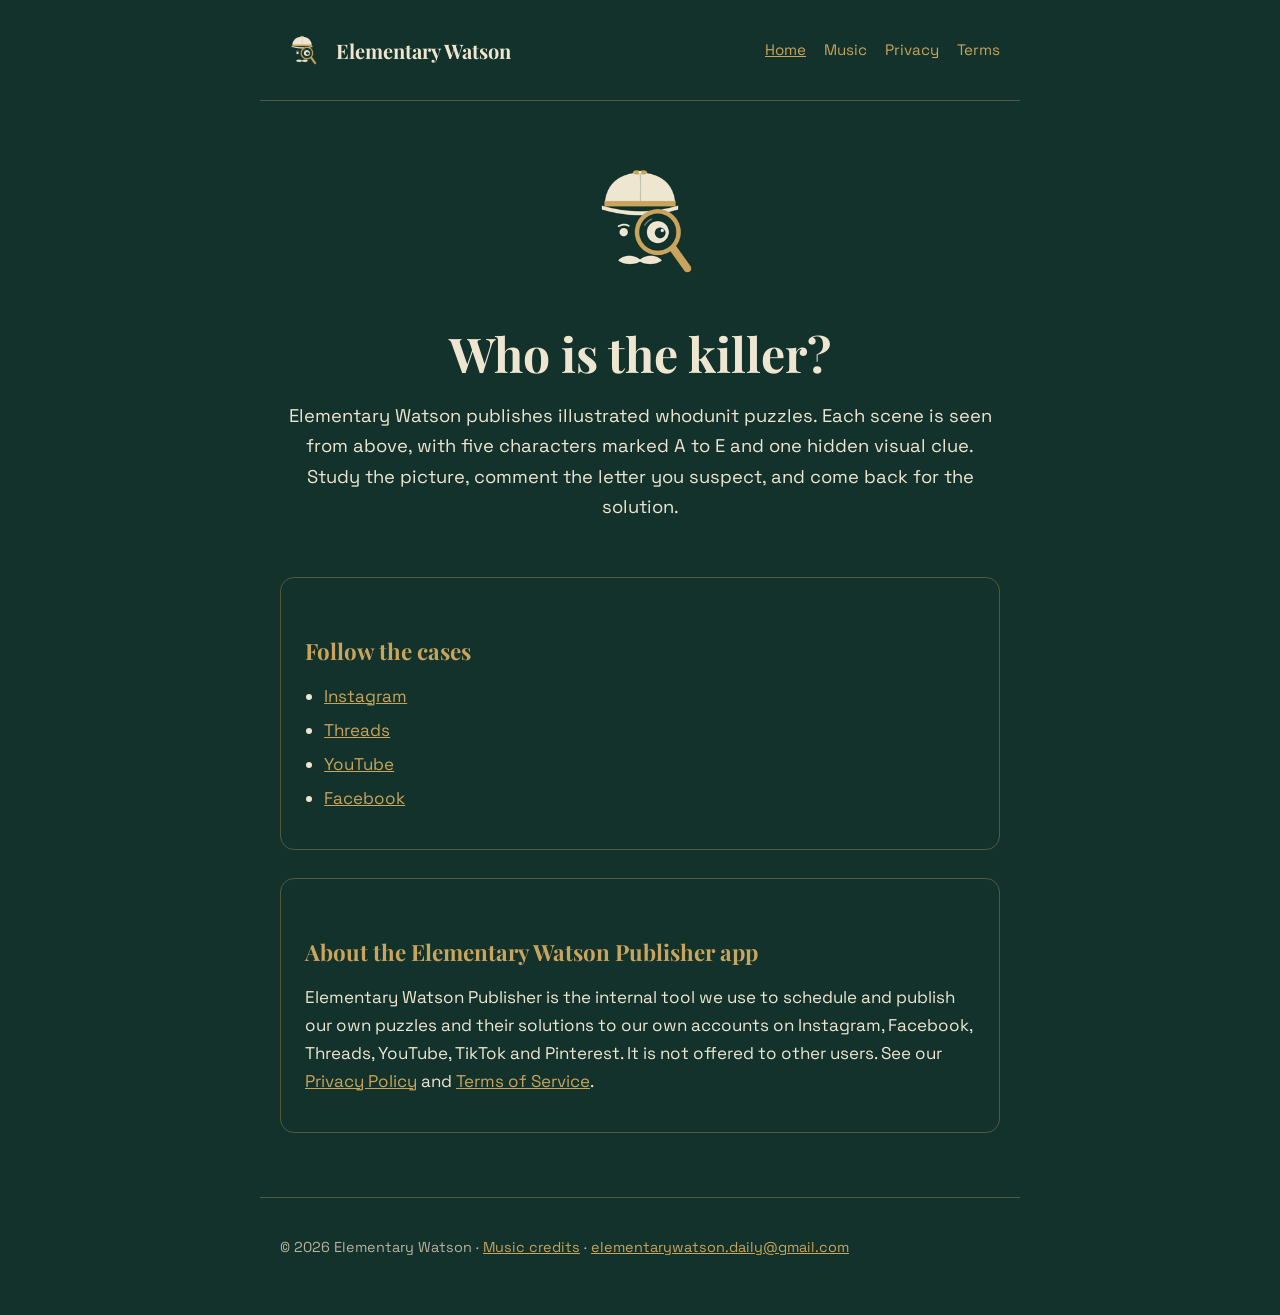
<file: index.html>
<!doctype html>
<html lang="en">
<head>
  <meta charset="utf-8">
  <meta name="viewport" content="width=device-width, initial-scale=1">
  <title>Elementary Watson</title>
  <meta name="description" content="Elementary Watson: illustrated whodunit puzzles. Spot the clue, comment the letter.">
  <link rel="icon" href="favicon.png">
  <link rel="preconnect" href="https://fonts.googleapis.com">
  <link rel="preconnect" href="https://fonts.gstatic.com" crossorigin>
  <link href="https://fonts.googleapis.com/css2?family=Playfair+Display:wght@700&family=Space+Grotesk:wght@400;500&display=swap" rel="stylesheet">
  <link rel="stylesheet" href="style.css">
</head>
<body>
  <header>
    <a class="brand" href="./"><img src="logo.png" alt="">Elementary Watson</a>
    <nav>
      <a href="./" aria-current="page">Home</a>
      <a href="credits.html">Music</a>
      <a href="privacy.html">Privacy</a>
      <a href="terms.html">Terms</a>
    </nav>
  </header>
  <main>
    <section class="hero">
      <img src="logo.png" alt="Elementary Watson logo">
      <h1>Who is the killer?</h1>
      <p class="lead">Elementary Watson publishes illustrated whodunit puzzles. Each scene is seen from
        above, with five characters marked A to E and one hidden visual clue. Study the picture,
        comment the letter you suspect, and come back for the solution.</p>
    </section>

    <div class="card">
      <h2>Follow the cases</h2>
      <ul>
        <li><a href="https://www.instagram.com/elementarywatson.daily/">Instagram</a></li>
        <li><a href="https://www.threads.net/@elementarywatson.daily">Threads</a></li>
        <li><a href="https://www.youtube.com/@elementarywatson_daily">YouTube</a></li>
        <li><a href="https://www.facebook.com/1438640682661406">Facebook</a></li>
      </ul>
    </div>

    <div class="card">
      <h2>About the Elementary Watson Publisher app</h2>
      <p>Elementary Watson Publisher is the internal tool we use to schedule and publish our own
        puzzles and their solutions to our own accounts on Instagram, Facebook, Threads, YouTube,
        TikTok and Pinterest. It is not offered to other users. See our
        <a href="privacy.html">Privacy Policy</a> and <a href="terms.html">Terms of Service</a>.</p>
    </div>
  </main>
  <footer>
    <p>© 2026 Elementary Watson · <a href="credits.html">Music credits</a> · <a href="mailto:elementarywatson.daily@gmail.com">elementarywatson.daily@gmail.com</a></p>
  </footer>
</body>
</html>
</file>
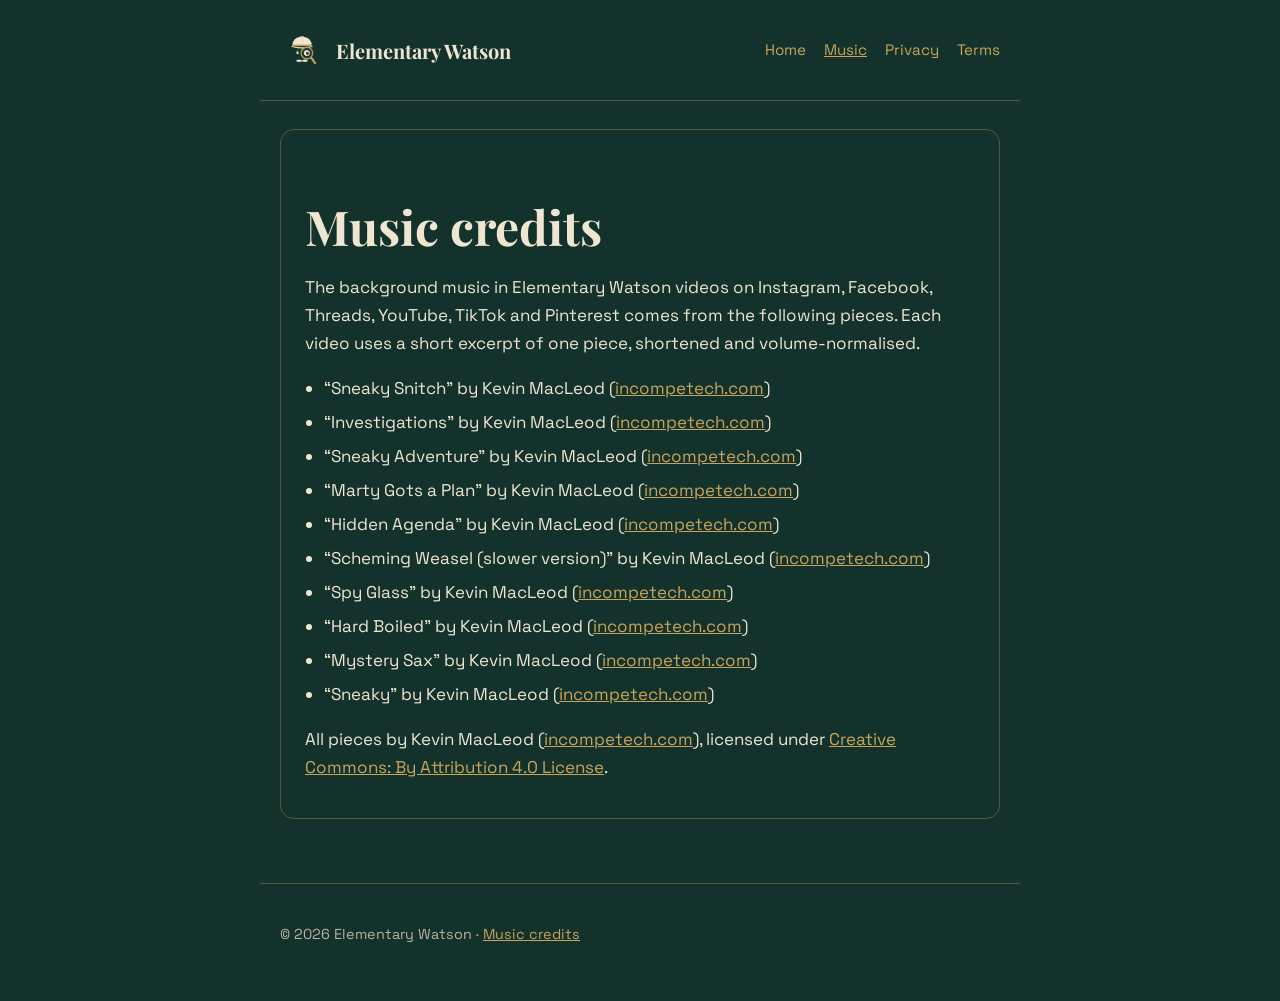
<file: credits.html>
<!doctype html>
<html lang="en">
<head>
  <meta charset="utf-8">
  <meta name="viewport" content="width=device-width, initial-scale=1">
  <title>Music credits · Elementary Watson</title>
  <meta name="description" content="Music used in Elementary Watson videos and its licence.">
  <link rel="icon" href="favicon.png">
  <link rel="preconnect" href="https://fonts.googleapis.com">
  <link rel="preconnect" href="https://fonts.gstatic.com" crossorigin>
  <link href="https://fonts.googleapis.com/css2?family=Playfair+Display:wght@700&family=Space+Grotesk:wght@400;500&display=swap" rel="stylesheet">
  <link rel="stylesheet" href="style.css">
</head>
<body>
  <header>
    <a class="brand" href="./"><img src="logo.png" alt="">Elementary Watson</a>
    <nav>
      <a href="./">Home</a>
      <a href="credits.html" aria-current="page">Music</a>
      <a href="privacy.html">Privacy</a>
      <a href="terms.html">Terms</a>
    </nav>
  </header>
  <main>
    <div class="card">
      <h1>Music credits</h1>
      <p>The background music in Elementary Watson videos on Instagram, Facebook, Threads,
        YouTube, TikTok and Pinterest comes from the following pieces. Each video uses a short
        excerpt of one piece, shortened and volume-normalised.</p>
      <ul>
          <li>“Sneaky Snitch” by Kevin MacLeod (<a href="https://incompetech.com">incompetech.com</a>)</li>
          <li>“Investigations” by Kevin MacLeod (<a href="https://incompetech.com">incompetech.com</a>)</li>
          <li>“Sneaky Adventure” by Kevin MacLeod (<a href="https://incompetech.com">incompetech.com</a>)</li>
          <li>“Marty Gots a Plan” by Kevin MacLeod (<a href="https://incompetech.com">incompetech.com</a>)</li>
          <li>“Hidden Agenda” by Kevin MacLeod (<a href="https://incompetech.com">incompetech.com</a>)</li>
          <li>“Scheming Weasel (slower version)” by Kevin MacLeod (<a href="https://incompetech.com">incompetech.com</a>)</li>
          <li>“Spy Glass” by Kevin MacLeod (<a href="https://incompetech.com">incompetech.com</a>)</li>
          <li>“Hard Boiled” by Kevin MacLeod (<a href="https://incompetech.com">incompetech.com</a>)</li>
          <li>“Mystery Sax” by Kevin MacLeod (<a href="https://incompetech.com">incompetech.com</a>)</li>
          <li>“Sneaky” by Kevin MacLeod (<a href="https://incompetech.com">incompetech.com</a>)</li>
      </ul>
      <p>All pieces by Kevin MacLeod (<a href="https://incompetech.com">incompetech.com</a>),
        licensed under <a href="https://creativecommons.org/licenses/by/4.0/">Creative Commons:
        By Attribution 4.0 License</a>.</p>
    </div>
  </main>
  <footer>
    <p>© 2026 Elementary Watson · <a href="credits.html">Music credits</a></p>
  </footer>
</body>
</html>
</file>
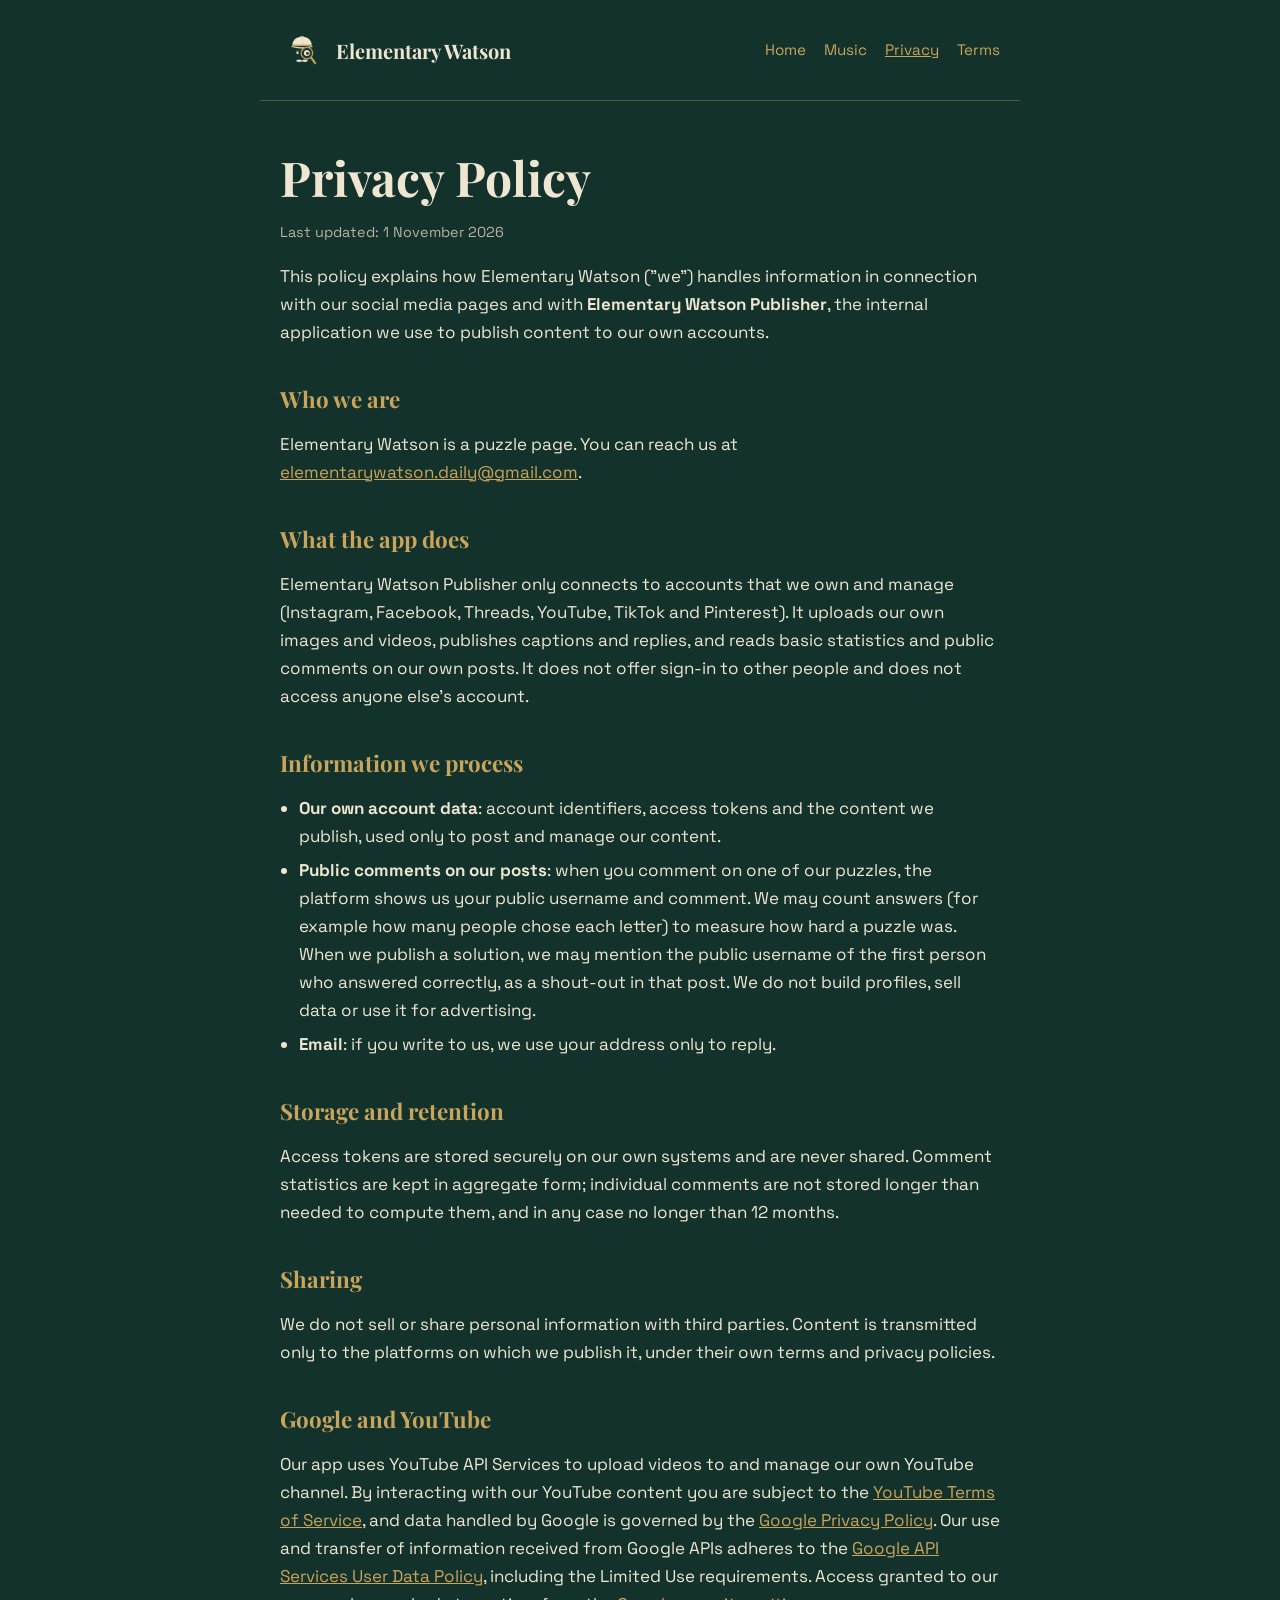
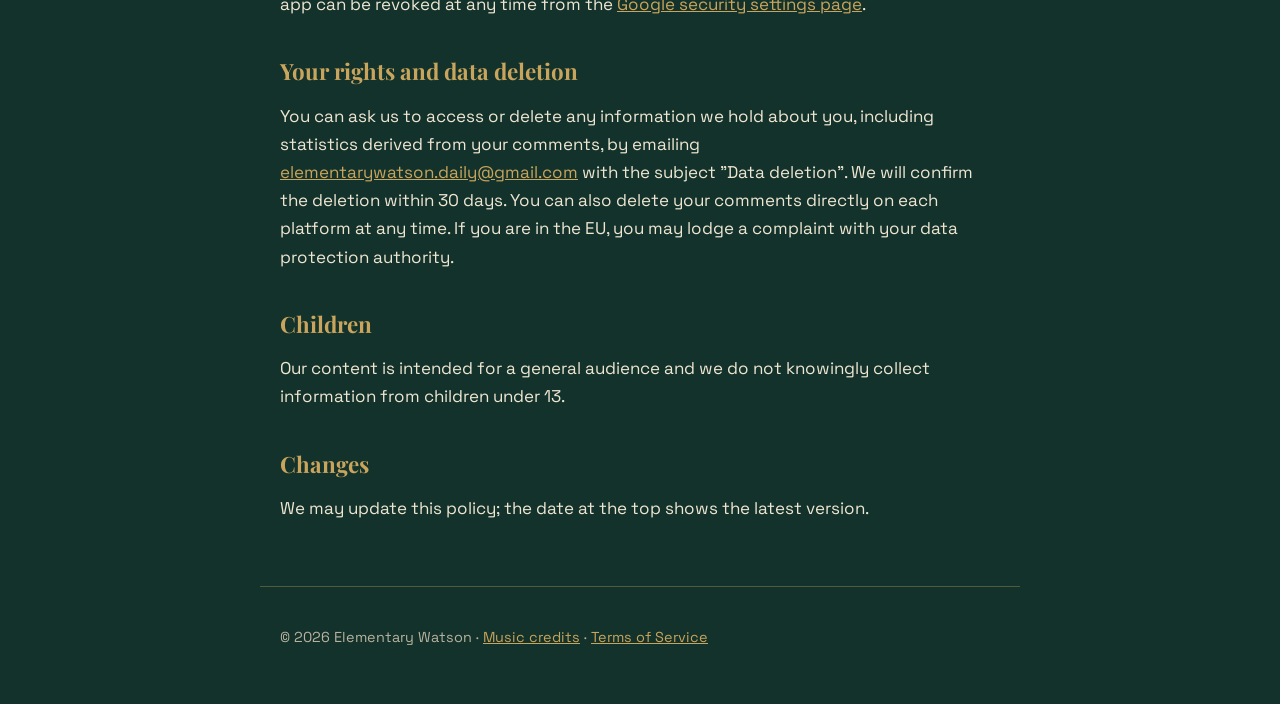
<file: privacy.html>
<!doctype html>
<html lang="en">
<head>
  <meta charset="utf-8">
  <meta name="viewport" content="width=device-width, initial-scale=1">
  <title>Privacy Policy · Elementary Watson</title>
  <meta name="description" content="How Elementary Watson and the Elementary Watson Publisher app handle data.">
  <link rel="icon" href="favicon.png">
  <link rel="preconnect" href="https://fonts.googleapis.com">
  <link rel="preconnect" href="https://fonts.gstatic.com" crossorigin>
  <link href="https://fonts.googleapis.com/css2?family=Playfair+Display:wght@700&family=Space+Grotesk:wght@400;500&display=swap" rel="stylesheet">
  <link rel="stylesheet" href="style.css">
</head>
<body>
  <header>
    <a class="brand" href="./"><img src="logo.png" alt="">Elementary Watson</a>
    <nav>
      <a href="./">Home</a>
      <a href="credits.html">Music</a>
      <a href="privacy.html" aria-current="page">Privacy</a>
      <a href="terms.html">Terms</a>
    </nav>
  </header>
  <main>
    <h1>Privacy Policy</h1>
    <p class="meta">Last updated: 1 November 2026</p>

    <p>This policy explains how Elementary Watson ("we") handles information in connection with
      our social media pages and with <strong>Elementary Watson Publisher</strong>, the internal
      application we use to publish content to our own accounts.</p>

    <h2>Who we are</h2>
    <p>Elementary Watson is a puzzle page. You can reach us at
      <a href="mailto:elementarywatson.daily@gmail.com">elementarywatson.daily@gmail.com</a>.</p>

    <h2>What the app does</h2>
    <p>Elementary Watson Publisher only connects to accounts that we own and manage (Instagram,
      Facebook, Threads, YouTube, TikTok and Pinterest). It uploads our own images and videos,
      publishes captions and replies, and reads basic statistics and public comments on our own
      posts. It does not offer sign-in to other people and does not access anyone else's account.</p>

    <h2>Information we process</h2>
    <ul>
      <li><strong>Our own account data</strong>: account identifiers, access tokens and the content
        we publish, used only to post and manage our content.</li>
      <li><strong>Public comments on our posts</strong>: when you comment on one of our puzzles, the
        platform shows us your public username and comment. We may count answers (for example how
        many people chose each letter) to measure how hard a puzzle was. When we publish a solution,
        we may mention the public username of the first person who answered correctly, as a
        shout-out in that post. We do not build profiles, sell data or use it for advertising.</li>
      <li><strong>Email</strong>: if you write to us, we use your address only to reply.</li>
    </ul>

    <h2>Storage and retention</h2>
    <p>Access tokens are stored securely on our own systems and are never shared. Comment
      statistics are kept in aggregate form; individual comments are not stored longer than needed
      to compute them, and in any case no longer than 12 months.</p>

    <h2>Sharing</h2>
    <p>We do not sell or share personal information with third parties. Content is transmitted only
      to the platforms on which we publish it, under their own terms and privacy policies.</p>

    <h2>Google and YouTube</h2>
    <p>Our app uses YouTube API Services to upload videos to and manage our own YouTube channel. By
      interacting with our YouTube content you are subject to the
      <a href="https://www.youtube.com/t/terms">YouTube Terms of Service</a>, and data handled by
      Google is governed by the <a href="https://policies.google.com/privacy">Google Privacy Policy</a>.
      Our use and transfer of information received from Google APIs adheres to the
      <a href="https://developers.google.com/terms/api-services-user-data-policy">Google API Services
      User Data Policy</a>, including the Limited Use requirements. Access granted to our app can be
      revoked at any time from the
      <a href="https://myaccount.google.com/permissions">Google security settings page</a>.</p>

    <h2 id="data-deletion">Your rights and data deletion</h2>
    <p>You can ask us to access or delete any information we hold about you, including statistics
      derived from your comments, by emailing
      <a href="mailto:elementarywatson.daily@gmail.com">elementarywatson.daily@gmail.com</a> with the
      subject "Data deletion". We will confirm the deletion within 30 days. You can also delete your
      comments directly on each platform at any time. If you are in the EU, you may lodge a complaint
      with your data protection authority.</p>

    <h2>Children</h2>
    <p>Our content is intended for a general audience and we do not knowingly collect information
      from children under 13.</p>

    <h2>Changes</h2>
    <p>We may update this policy; the date at the top shows the latest version.</p>
  </main>
  <footer>
    <p>© 2026 Elementary Watson · <a href="credits.html">Music credits</a> · <a href="terms.html">Terms of Service</a></p>
  </footer>
</body>
</html>
</file>
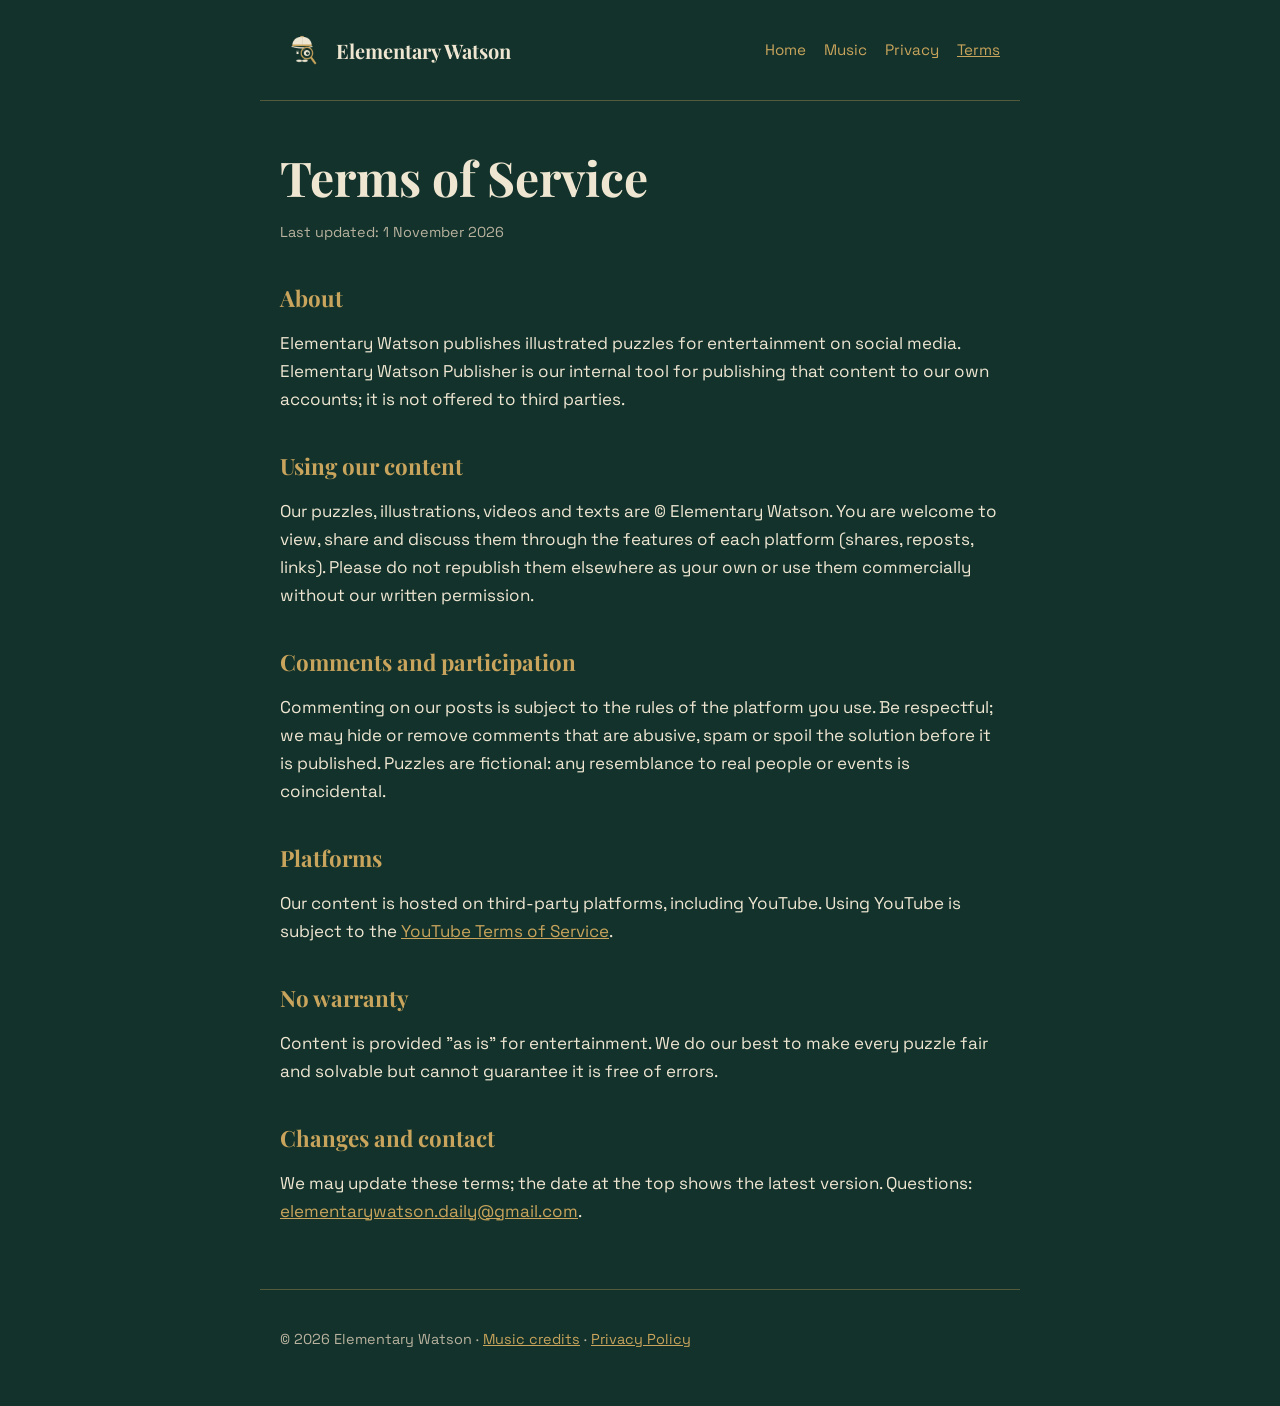
<file: terms.html>
<!doctype html>
<html lang="en">
<head>
  <meta charset="utf-8">
  <meta name="viewport" content="width=device-width, initial-scale=1">
  <title>Terms of Service · Elementary Watson</title>
  <meta name="description" content="Terms of Service for Elementary Watson and the Elementary Watson Publisher app.">
  <link rel="icon" href="favicon.png">
  <link rel="preconnect" href="https://fonts.googleapis.com">
  <link rel="preconnect" href="https://fonts.gstatic.com" crossorigin>
  <link href="https://fonts.googleapis.com/css2?family=Playfair+Display:wght@700&family=Space+Grotesk:wght@400;500&display=swap" rel="stylesheet">
  <link rel="stylesheet" href="style.css">
</head>
<body>
  <header>
    <a class="brand" href="./"><img src="logo.png" alt="">Elementary Watson</a>
    <nav>
      <a href="./">Home</a>
      <a href="credits.html">Music</a>
      <a href="privacy.html">Privacy</a>
      <a href="terms.html" aria-current="page">Terms</a>
    </nav>
  </header>
  <main>
    <h1>Terms of Service</h1>
    <p class="meta">Last updated: 1 November 2026</p>

    <h2>About</h2>
    <p>Elementary Watson publishes illustrated puzzles for entertainment on social media.
      Elementary Watson Publisher is our internal tool for publishing that content to our own
      accounts; it is not offered to third parties.</p>

    <h2>Using our content</h2>
    <p>Our puzzles, illustrations, videos and texts are © Elementary Watson. You are welcome to view,
      share and discuss them through the features of each platform (shares, reposts, links).
      Please do not republish them elsewhere as your own or use them commercially without our
      written permission.</p>

    <h2>Comments and participation</h2>
    <p>Commenting on our posts is subject to the rules of the platform you use. Be respectful; we
      may hide or remove comments that are abusive, spam or spoil the solution before it is
      published. Puzzles are fictional: any resemblance to real people or events is coincidental.</p>

    <h2>Platforms</h2>
    <p>Our content is hosted on third-party platforms, including YouTube. Using YouTube is subject to
      the <a href="https://www.youtube.com/t/terms">YouTube Terms of Service</a>.</p>

    <h2>No warranty</h2>
    <p>Content is provided "as is" for entertainment. We do our best to make every puzzle fair and
      solvable but cannot guarantee it is free of errors.</p>

    <h2>Changes and contact</h2>
    <p>We may update these terms; the date at the top shows the latest version. Questions:
      <a href="mailto:elementarywatson.daily@gmail.com">elementarywatson.daily@gmail.com</a>.</p>
  </main>
  <footer>
    <p>© 2026 Elementary Watson · <a href="credits.html">Music credits</a> · <a href="privacy.html">Privacy Policy</a></p>
  </footer>
</body>
</html>
</file>
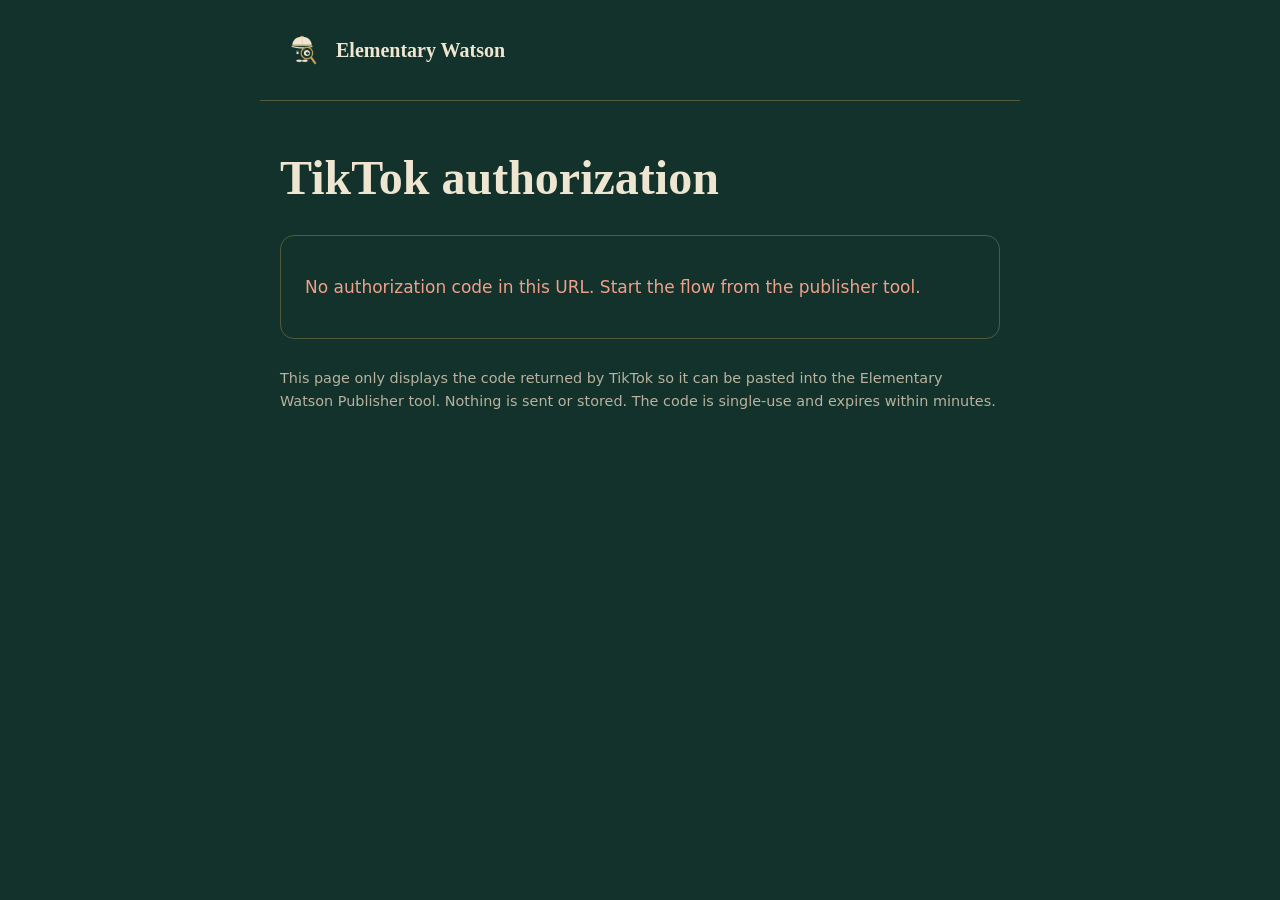
<file: tiktok/callback.html>
<!doctype html>
<html lang="en">
<head>
  <meta charset="utf-8">
  <meta name="viewport" content="width=device-width, initial-scale=1">
  <meta name="robots" content="noindex">
  <meta name="referrer" content="no-referrer">
  <title>TikTok authorization · Elementary Watson</title>
  <link rel="icon" href="../favicon.png">
  <link rel="stylesheet" href="../style.css">
  <style>
    code { display: block; padding: 14px 16px; border: 1px solid var(--line); border-radius: 10px;
           word-break: break-all; font-size: 0.95rem; color: var(--paper); }
    button { margin-top: 12px; padding: 10px 18px; border: 0; border-radius: 10px; cursor: pointer;
             background: var(--accent); color: var(--bg); font: inherit; font-weight: 500; }
    .error { color: #f0a08a; }
  </style>
</head>
<body>
  <header>
    <a class="brand" href="../"><img src="../logo.png" alt="">Elementary Watson</a>
  </header>
  <main>
    <h1>TikTok authorization</h1>
    <div id="result" class="card"><p>Reading the response from TikTok…</p></div>
    <p class="meta">This page only displays the code returned by TikTok so it can be pasted into the
      Elementary Watson Publisher tool. Nothing is sent or stored. The code is single-use and
      expires within minutes.</p>
  </main>
  <script>
    (function () {
      var params = new URLSearchParams(window.location.search);
      var box = document.getElementById("result");
      var code = params.get("code");
      var error = params.get("error");
      box.textContent = "";
      if (code) {
        var intro = document.createElement("p");
        intro.textContent = "Authorization granted. Copy this code and paste it in the terminal:";
        var value = document.createElement("code");
        value.textContent = code;
        var copy = document.createElement("button");
        copy.type = "button";
        copy.textContent = "Copy code";
        copy.addEventListener("click", function () {
          navigator.clipboard.writeText(code).then(function () { copy.textContent = "Copied"; });
        });
        var state = document.createElement("p");
        state.className = "meta";
        state.textContent = "State: " + (params.get("state") || "-");
        box.append(intro, value, copy, state);
      } else {
        var message = document.createElement("p");
        message.className = "error";
        message.textContent = error
          ? "TikTok returned an error: " + error + " " + (params.get("error_description") || "")
          : "No authorization code in this URL. Start the flow from the publisher tool.";
        box.append(message);
      }
      // Drop the code from the address bar and browser history.
      window.history.replaceState(null, "", window.location.pathname);
    })();
  </script>
</body>
</html>
</file>
<file: style.css>
:root {
  --bg: #12322b;
  --paper: #efe6d2;
  --accent: #c9a45c;
  --muted: #b9b29f;
  --line: rgba(201, 164, 92, 0.35);
}

* { box-sizing: border-box; }

html { -webkit-text-size-adjust: 100%; }

body {
  margin: 0;
  background: var(--bg);
  color: var(--paper);
  font-family: "Space Grotesk", system-ui, -apple-system, "Segoe UI", sans-serif;
  font-size: 17px;
  line-height: 1.65;
}

main, header, footer {
  max-width: 760px;
  margin: 0 auto;
  padding: 0 20px;
}

header {
  display: flex;
  align-items: center;
  justify-content: space-between;
  gap: 16px;
  padding-top: 28px;
  padding-bottom: 28px;
  border-bottom: 1px solid var(--line);
}

.brand {
  display: flex;
  align-items: center;
  gap: 12px;
  color: var(--paper);
  text-decoration: none;
  font-family: "Playfair Display", Georgia, serif;
  font-size: 1.25rem;
  font-weight: 700;
}

.brand img { width: 44px; height: 44px; }

nav { display: flex; gap: 18px; flex-wrap: wrap; }

nav a, footer a, main a { color: var(--accent); }

nav a { text-decoration: none; font-size: 0.95rem; }

nav a:hover, nav a[aria-current="page"] { text-decoration: underline; }

h1, h2 {
  font-family: "Playfair Display", Georgia, serif;
  line-height: 1.2;
  color: var(--paper);
}

h1 { font-size: clamp(2rem, 6vw, 3rem); margin: 48px 0 12px; }

h2 { font-size: 1.4rem; margin: 40px 0 8px; color: var(--accent); }

.lead { font-size: 1.15rem; color: var(--paper); }

.meta { color: var(--muted); font-size: 0.9rem; }

.hero { text-align: center; padding: 40px 0 8px; }

.hero img { width: 160px; height: 160px; }

.hero h1 { margin-top: 16px; }

.card {
  border: 1px solid var(--line);
  border-radius: 14px;
  padding: 20px 24px;
  margin: 28px 0;
}

ul { padding-left: 1.2rem; }

li { margin: 6px 0; }

footer {
  margin-top: 64px;
  padding-top: 24px;
  padding-bottom: 40px;
  border-top: 1px solid var(--line);
  color: var(--muted);
  font-size: 0.9rem;
}

@media (max-width: 560px) {
  header { flex-direction: column; align-items: flex-start; }
}
</file>
